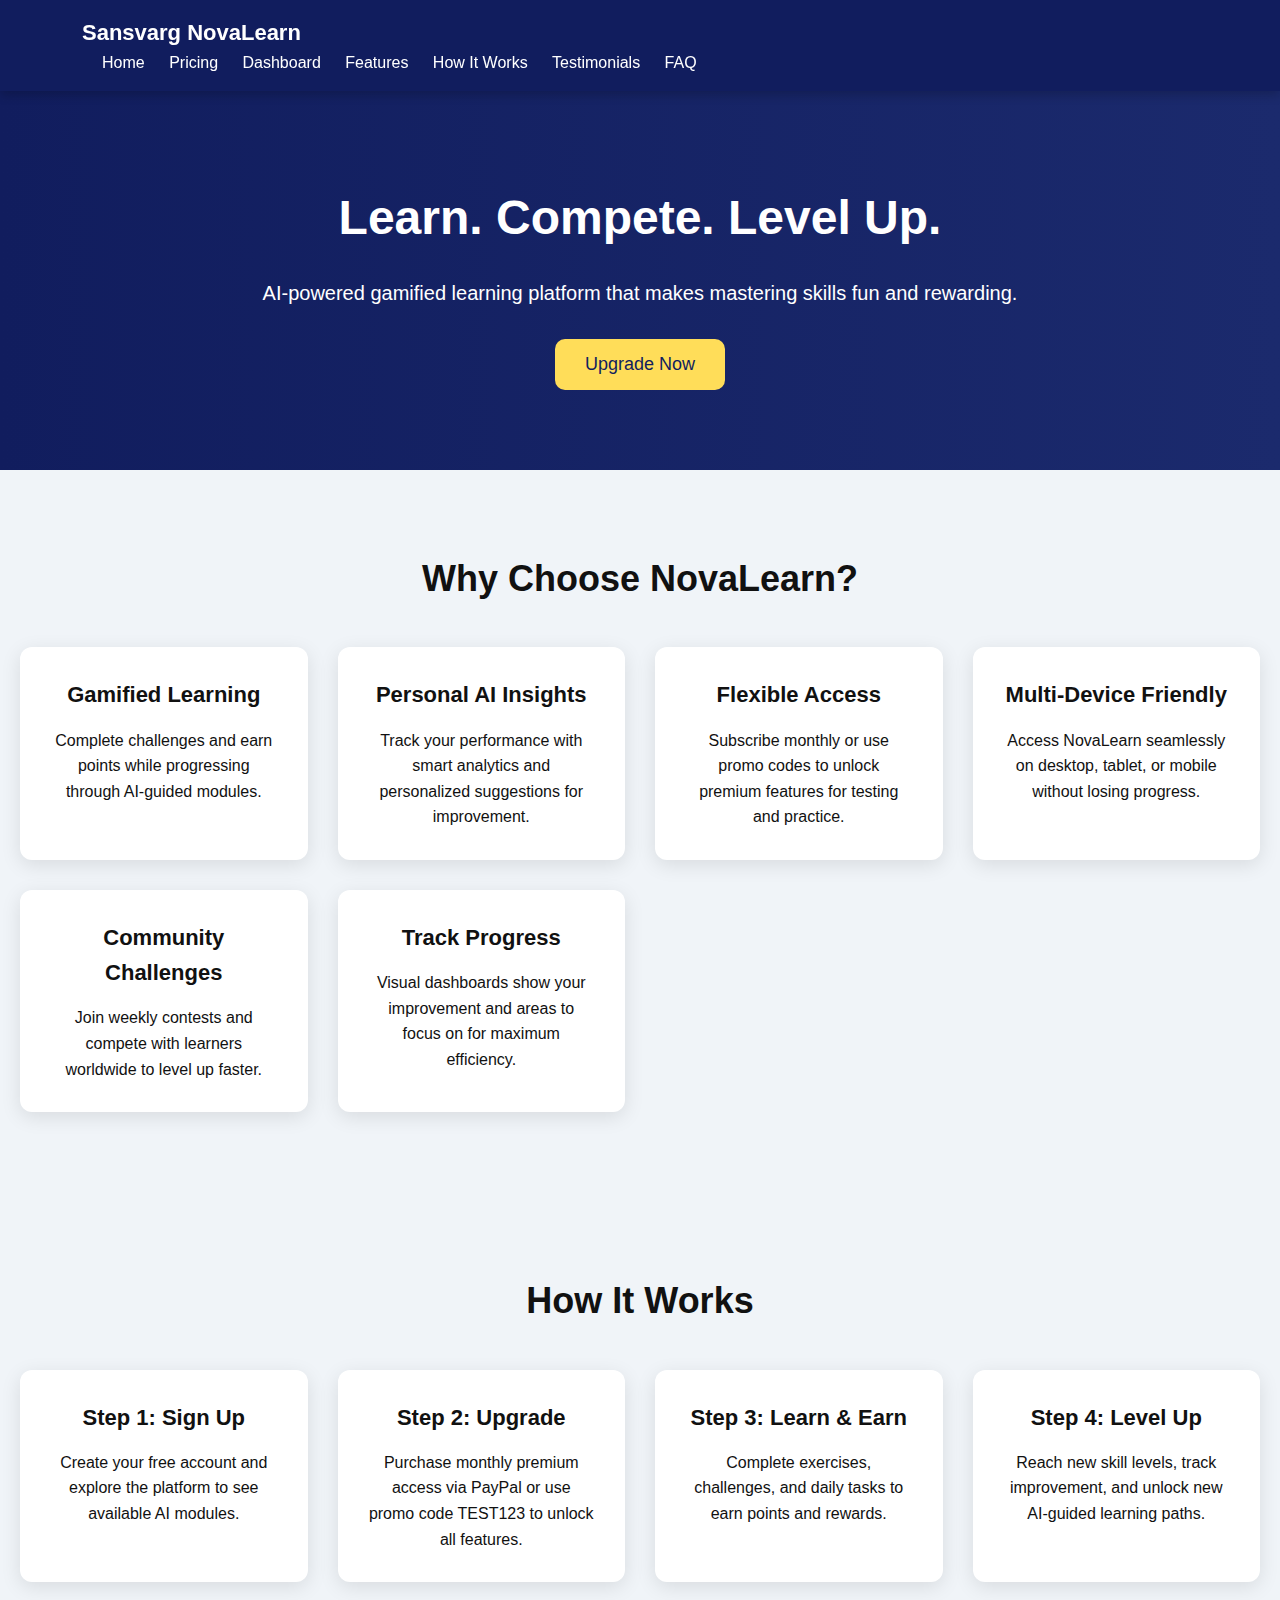
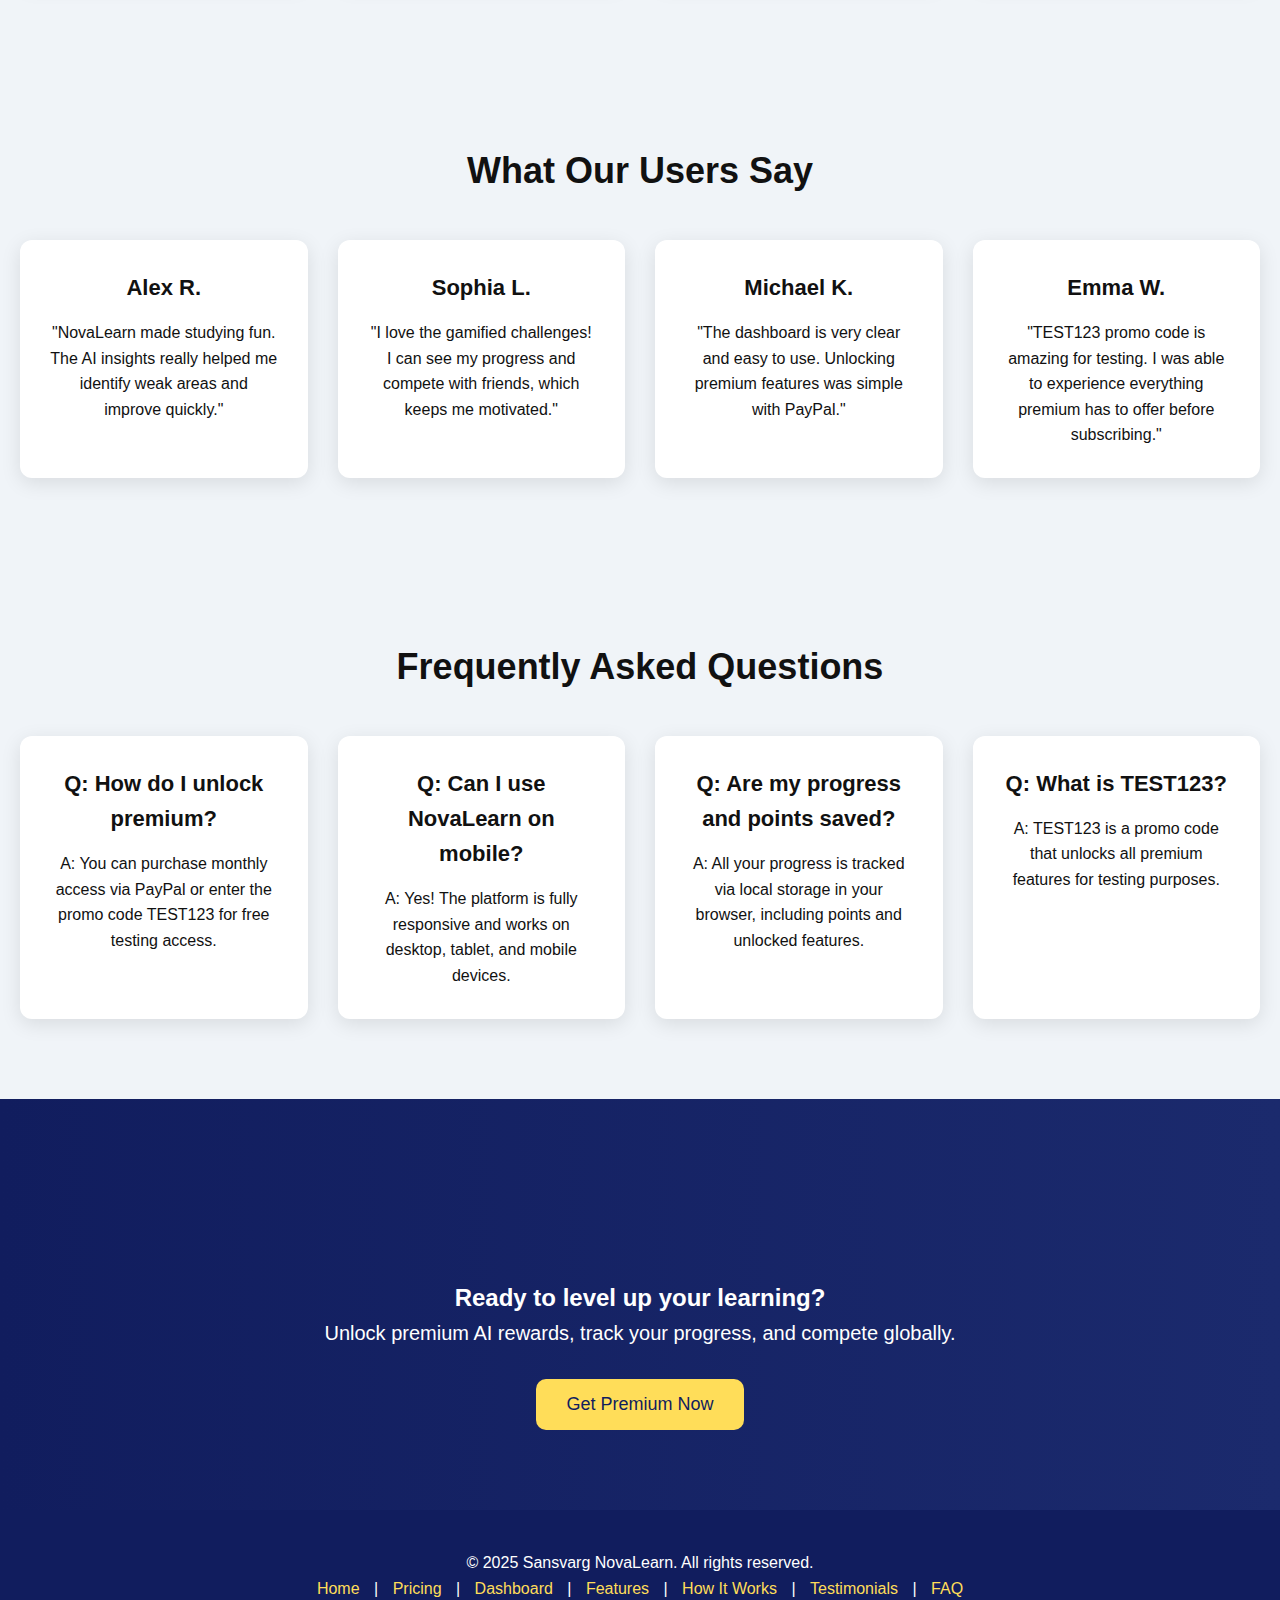
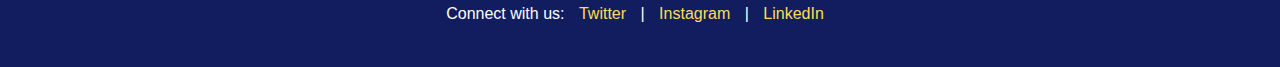
<file: index.html>
<!DOCTYPE html>
<html lang="en">
<head>
    <meta charset="UTF-8">
    <meta name="viewport" content="width=device-width, initial-scale=1.0">
    <title>Sansvarg NovaLearn</title>
    <link rel="stylesheet" href="style.css">
</head>
<body>

    <!-- ================= NAVBAR ================= -->
    <nav class="navbar">
        <div class="container">
            <span class="brand">Sansvarg NovaLearn</span>
            <div class="nav-links">
                <a href="index.html">Home</a>
                <a href="pricing.html">Pricing</a>
                <a href="dashboard.html">Dashboard</a>
                <a href="#features">Features</a>
                <a href="#how-it-works">How It Works</a>
                <a href="#testimonials">Testimonials</a>
                <a href="#faq">FAQ</a>
            </div>
        </div>
    </nav>

    <!-- ================= HERO SECTION ================= -->
    <section class="hero">
        <h1>Learn. Compete. Level Up.</h1>
        <p>AI-powered gamified learning platform that makes mastering skills fun and rewarding.</p>
        <a href="pricing.html"><button class="btn">Upgrade Now</button></a>
    </section>

    <!-- ================= FEATURES ================= -->
    <section class="features" id="features">
        <h2>Why Choose NovaLearn?</h2>
        <div class="features-grid">
            <div class="feature-card">
                <h3>Gamified Learning</h3>
                <p>Complete challenges and earn points while progressing through AI-guided modules.</p>
            </div>
            <div class="feature-card">
                <h3>Personal AI Insights</h3>
                <p>Track your performance with smart analytics and personalized suggestions for improvement.</p>
            </div>
            <div class="feature-card">
                <h3>Flexible Access</h3>
                <p>Subscribe monthly or use promo codes to unlock premium features for testing and practice.</p>
            </div>
            <div class="feature-card">
                <h3>Multi-Device Friendly</h3>
                <p>Access NovaLearn seamlessly on desktop, tablet, or mobile without losing progress.</p>
            </div>
            <div class="feature-card">
                <h3>Community Challenges</h3>
                <p>Join weekly contests and compete with learners worldwide to level up faster.</p>
            </div>
            <div class="feature-card">
                <h3>Track Progress</h3>
                <p>Visual dashboards show your improvement and areas to focus on for maximum efficiency.</p>
            </div>
        </div>
    </section>

    <!-- ================= HOW IT WORKS ================= -->
    <section class="features" id="how-it-works">
        <h2>How It Works</h2>
        <div class="features-grid">
            <div class="feature-card">
                <h3>Step 1: Sign Up</h3>
                <p>Create your free account and explore the platform to see available AI modules.</p>
            </div>
            <div class="feature-card">
                <h3>Step 2: Upgrade</h3>
                <p>Purchase monthly premium access via PayPal or use promo code TEST123 to unlock all features.</p>
            </div>
            <div class="feature-card">
                <h3>Step 3: Learn & Earn</h3>
                <p>Complete exercises, challenges, and daily tasks to earn points and rewards.</p>
            </div>
            <div class="feature-card">
                <h3>Step 4: Level Up</h3>
                <p>Reach new skill levels, track improvement, and unlock new AI-guided learning paths.</p>
            </div>
        </div>
    </section>

    <!-- ================= TESTIMONIALS ================= -->
    <section class="features" id="testimonials">
        <h2>What Our Users Say</h2>
        <div class="features-grid">
            <div class="feature-card">
                <h3>Alex R.</h3>
                <p>"NovaLearn made studying fun. The AI insights really helped me identify weak areas and improve quickly."</p>
            </div>
            <div class="feature-card">
                <h3>Sophia L.</h3>
                <p>"I love the gamified challenges! I can see my progress and compete with friends, which keeps me motivated."</p>
            </div>
            <div class="feature-card">
                <h3>Michael K.</h3>
                <p>"The dashboard is very clear and easy to use. Unlocking premium features was simple with PayPal."</p>
            </div>
            <div class="feature-card">
                <h3>Emma W.</h3>
                <p>"TEST123 promo code is amazing for testing. I was able to experience everything premium has to offer before subscribing."</p>
            </div>
        </div>
    </section>

    <!-- ================= FAQ ================= -->
    <section class="features" id="faq">
        <h2>Frequently Asked Questions</h2>
        <div class="features-grid">
            <div class="feature-card">
                <h3>Q: How do I unlock premium?</h3>
                <p>A: You can purchase monthly access via PayPal or enter the promo code TEST123 for free testing access.</p>
            </div>
            <div class="feature-card">
                <h3>Q: Can I use NovaLearn on mobile?</h3>
                <p>A: Yes! The platform is fully responsive and works on desktop, tablet, and mobile devices.</p>
            </div>
            <div class="feature-card">
                <h3>Q: Are my progress and points saved?</h3>
                <p>A: All your progress is tracked via local storage in your browser, including points and unlocked features.</p>
            </div>
            <div class="feature-card">
                <h3>Q: What is TEST123?</h3>
                <p>A: TEST123 is a promo code that unlocks all premium features for testing purposes.</p>
            </div>
        </div>
    </section>

    <!-- ================= CALL TO ACTION ================= -->
    <section class="hero">
        <h2>Ready to level up your learning?</h2>
        <p>Unlock premium AI rewards, track your progress, and compete globally.</p>
        <a href="pricing.html"><button class="btn">Get Premium Now</button></a>
    </section>

    <!-- ================= FOOTER ================= -->
    <footer>
        <p>© 2025 Sansvarg NovaLearn. All rights reserved.</p>
        <p>
            <a href="index.html">Home</a> | 
            <a href="pricing.html">Pricing</a> | 
            <a href="dashboard.html">Dashboard</a> | 
            <a href="#features">Features</a> | 
            <a href="#how-it-works">How It Works</a> | 
            <a href="#testimonials">Testimonials</a> | 
            <a href="#faq">FAQ</a>
        </p>
        <p>
            Connect with us: 
            <a href="#">Twitter</a> | 
            <a href="#">Instagram</a> | 
            <a href="#">LinkedIn</a>
        </p>
    </footer>

</body>
</html>
</file>
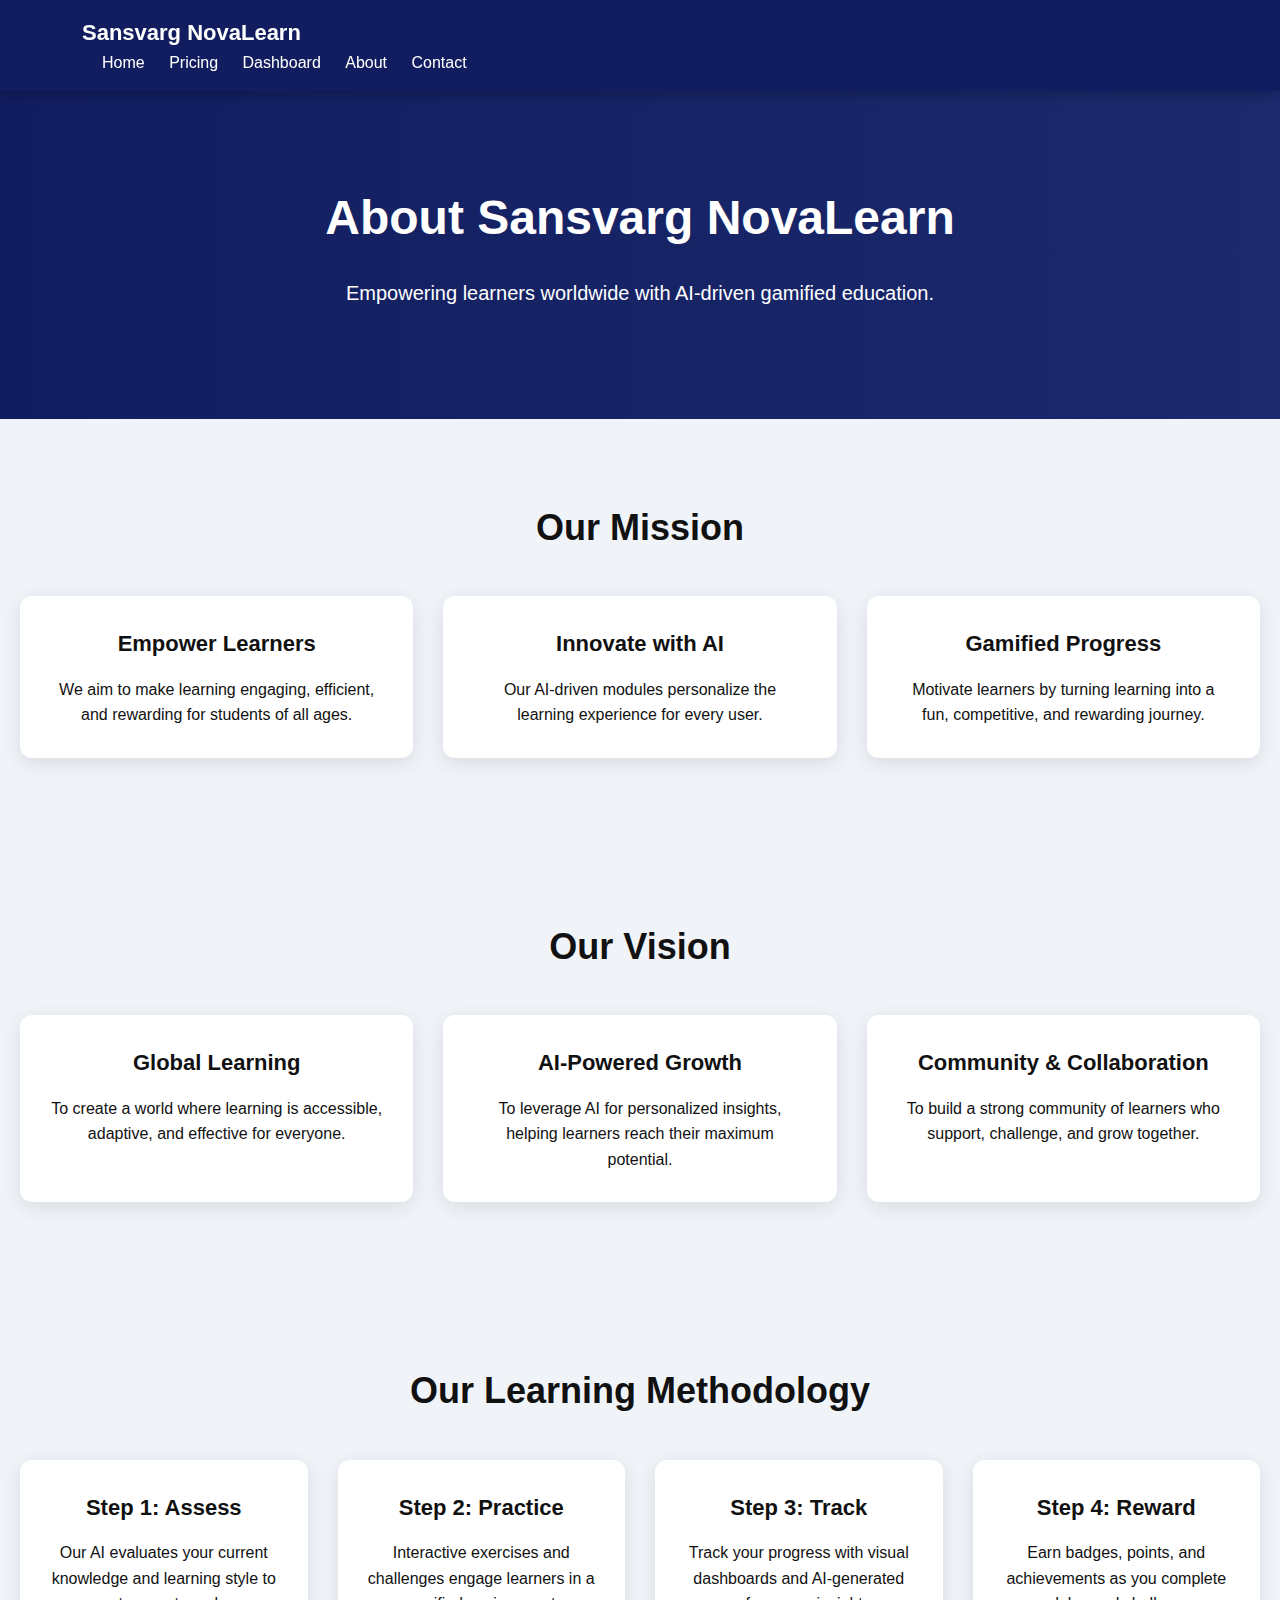
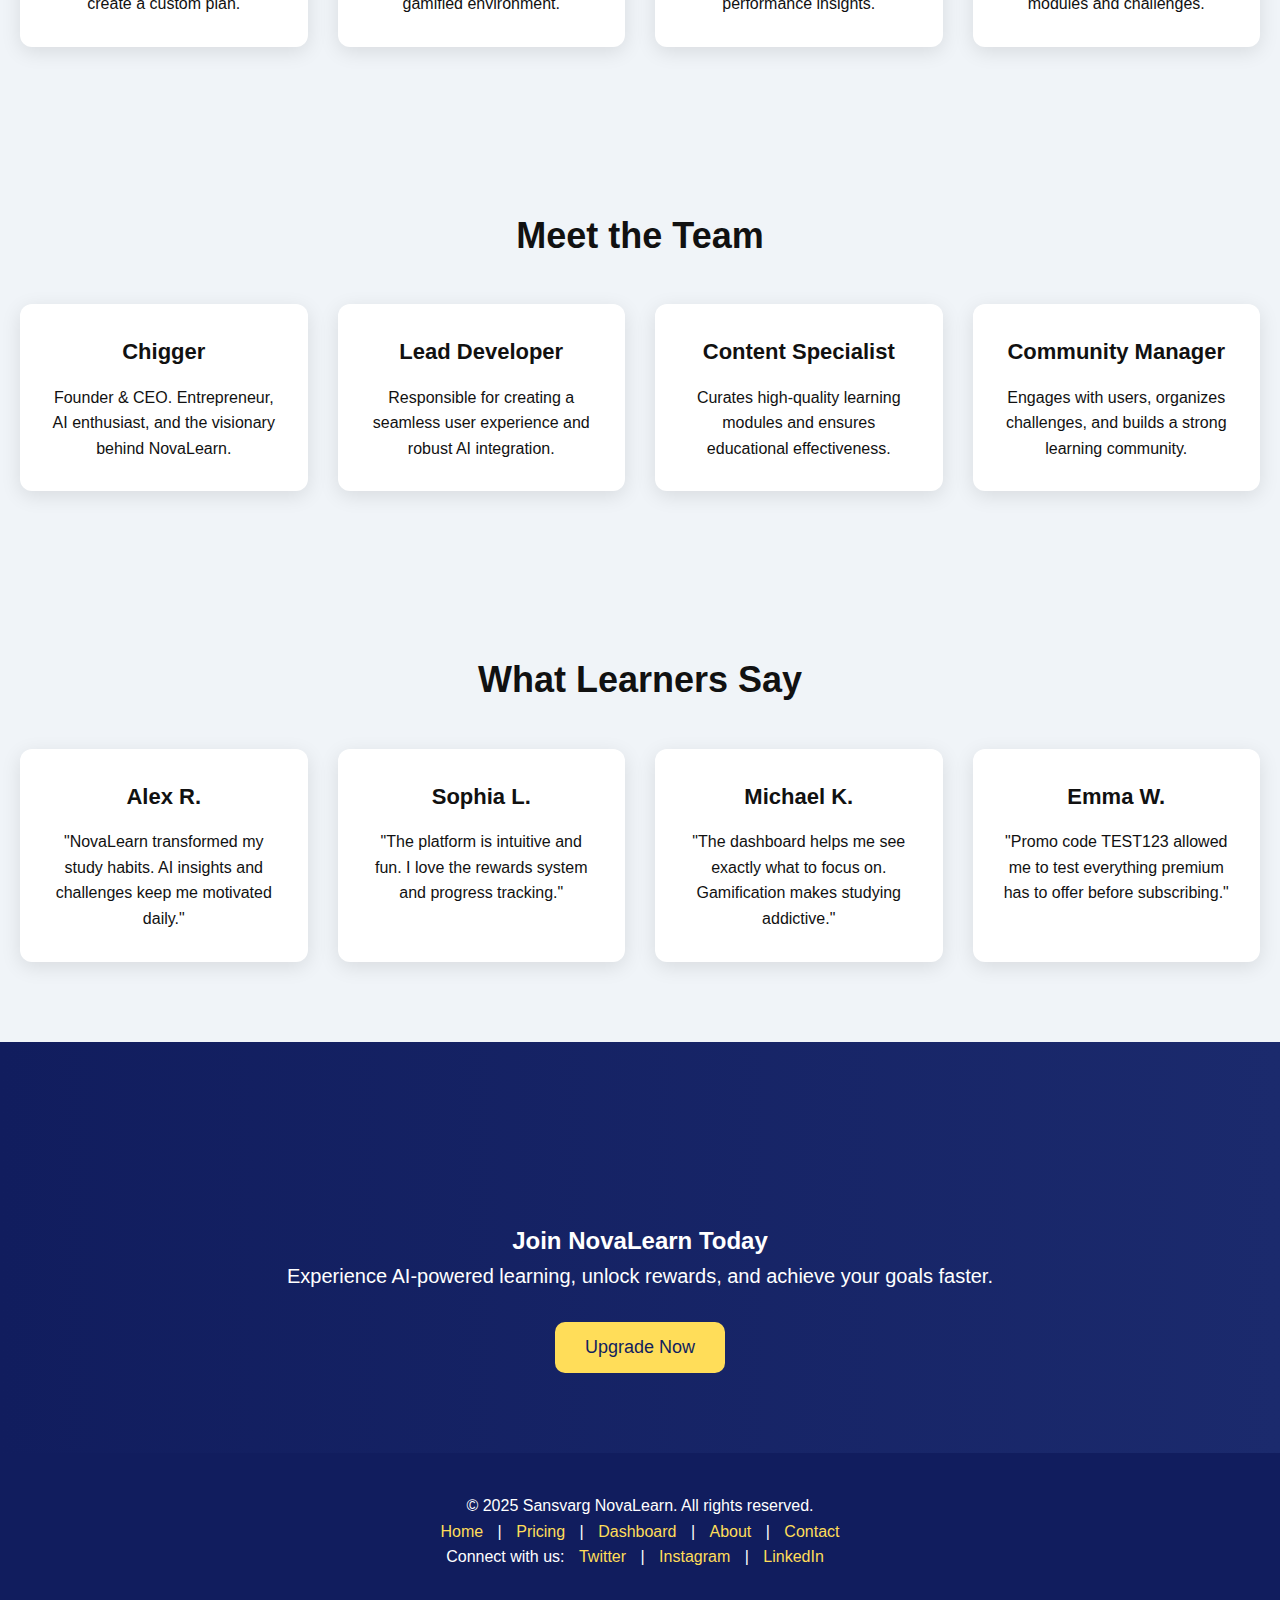
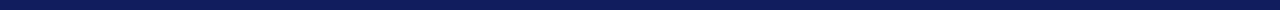
<file: about.html>
<!DOCTYPE html>
<html lang="en">
<head>
    <meta charset="UTF-8">
    <meta name="viewport" content="width=device-width, initial-scale=1.0">
    <title>About - Sansvarg NovaLearn</title>
    <link rel="stylesheet" href="style.css">
</head>
<body>

    <!-- ================= NAVBAR ================= -->
    <nav class="navbar">
        <div class="container">
            <span class="brand">Sansvarg NovaLearn</span>
            <div class="nav-links">
                <a href="index.html">Home</a>
                <a href="pricing.html">Pricing</a>
                <a href="dashboard.html">Dashboard</a>
                <a href="about.html">About</a>
                <a href="contact.html">Contact</a>
            </div>
        </div>
    </nav>

    <!-- ================= HERO ================= -->
    <section class="hero">
        <h1>About Sansvarg NovaLearn</h1>
        <p>Empowering learners worldwide with AI-driven gamified education.</p>
    </section>

    <!-- ================= MISSION ================= -->
    <section class="features">
        <h2>Our Mission</h2>
        <div class="features-grid">
            <div class="feature-card">
                <h3>Empower Learners</h3>
                <p>We aim to make learning engaging, efficient, and rewarding for students of all ages.</p>
            </div>
            <div class="feature-card">
                <h3>Innovate with AI</h3>
                <p>Our AI-driven modules personalize the learning experience for every user.</p>
            </div>
            <div class="feature-card">
                <h3>Gamified Progress</h3>
                <p>Motivate learners by turning learning into a fun, competitive, and rewarding journey.</p>
            </div>
        </div>
    </section>

    <!-- ================= VISION ================= -->
    <section class="features">
        <h2>Our Vision</h2>
        <div class="features-grid">
            <div class="feature-card">
                <h3>Global Learning</h3>
                <p>To create a world where learning is accessible, adaptive, and effective for everyone.</p>
            </div>
            <div class="feature-card">
                <h3>AI-Powered Growth</h3>
                <p>To leverage AI for personalized insights, helping learners reach their maximum potential.</p>
            </div>
            <div class="feature-card">
                <h3>Community & Collaboration</h3>
                <p>To build a strong community of learners who support, challenge, and grow together.</p>
            </div>
        </div>
    </section>

    <!-- ================= LEARNING METHODOLOGY ================= -->
    <section class="features">
        <h2>Our Learning Methodology</h2>
        <div class="features-grid">
            <div class="feature-card">
                <h3>Step 1: Assess</h3>
                <p>Our AI evaluates your current knowledge and learning style to create a custom plan.</p>
            </div>
            <div class="feature-card">
                <h3>Step 2: Practice</h3>
                <p>Interactive exercises and challenges engage learners in a gamified environment.</p>
            </div>
            <div class="feature-card">
                <h3>Step 3: Track</h3>
                <p>Track your progress with visual dashboards and AI-generated performance insights.</p>
            </div>
            <div class="feature-card">
                <h3>Step 4: Reward</h3>
                <p>Earn badges, points, and achievements as you complete modules and challenges.</p>
            </div>
        </div>
    </section>

    <!-- ================= TEAM ================= -->
    <section class="features">
        <h2>Meet the Team</h2>
        <div class="features-grid">
            <div class="feature-card">
                <h3>Chigger</h3>
                <p>Founder & CEO. Entrepreneur, AI enthusiast, and the visionary behind NovaLearn.</p>
            </div>
            <div class="feature-card">
                <h3>Lead Developer</h3>
                <p>Responsible for creating a seamless user experience and robust AI integration.</p>
            </div>
            <div class="feature-card">
                <h3>Content Specialist</h3>
                <p>Curates high-quality learning modules and ensures educational effectiveness.</p>
            </div>
            <div class="feature-card">
                <h3>Community Manager</h3>
                <p>Engages with users, organizes challenges, and builds a strong learning community.</p>
            </div>
        </div>
    </section>

    <!-- ================= TESTIMONIALS ================= -->
    <section class="features" id="testimonials">
        <h2>What Learners Say</h2>
        <div class="features-grid">
            <div class="feature-card">
                <h3>Alex R.</h3>
                <p>"NovaLearn transformed my study habits. AI insights and challenges keep me motivated daily."</p>
            </div>
            <div class="feature-card">
                <h3>Sophia L.</h3>
                <p>"The platform is intuitive and fun. I love the rewards system and progress tracking."</p>
            </div>
            <div class="feature-card">
                <h3>Michael K.</h3>
                <p>"The dashboard helps me see exactly what to focus on. Gamification makes studying addictive."</p>
            </div>
            <div class="feature-card">
                <h3>Emma W.</h3>
                <p>"Promo code TEST123 allowed me to test everything premium has to offer before subscribing."</p>
            </div>
        </div>
    </section>

    <!-- ================= CTA ================= -->
    <section class="hero">
        <h2>Join NovaLearn Today</h2>
        <p>Experience AI-powered learning, unlock rewards, and achieve your goals faster.</p>
        <a href="pricing.html"><button class="btn">Upgrade Now</button></a>
    </section>

    <!-- ================= FOOTER ================= -->
    <footer>
        <p>© 2025 Sansvarg NovaLearn. All rights reserved.</p>
        <p>
            <a href="index.html">Home</a> | 
            <a href="pricing.html">Pricing</a> | 
            <a href="dashboard.html">Dashboard</a> | 
            <a href="about.html">About</a> | 
            <a href="contact.html">Contact</a>
        </p>
        <p>
            Connect with us: 
            <a href="#">Twitter</a> | 
            <a href="#">Instagram</a> | 
            <a href="#">LinkedIn</a>
        </p>
    </footer>

</body>
</html>
</file>
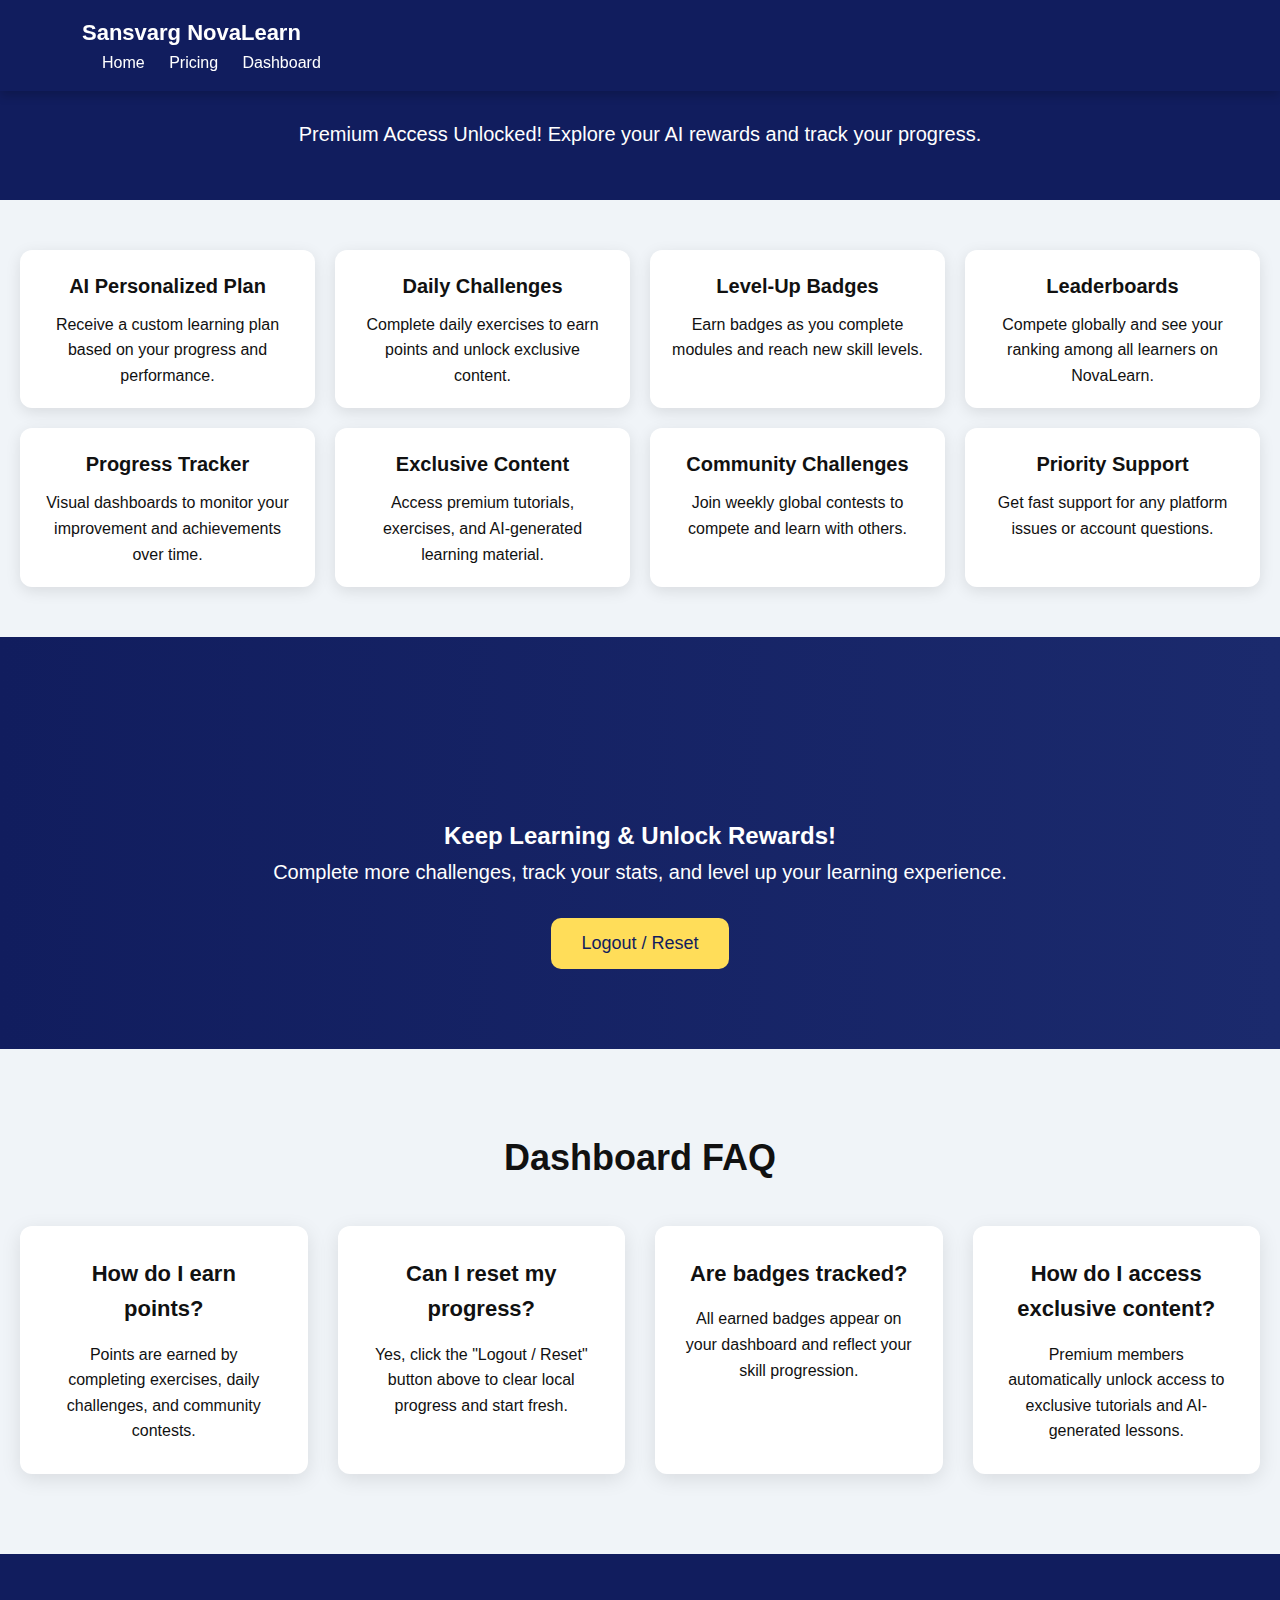
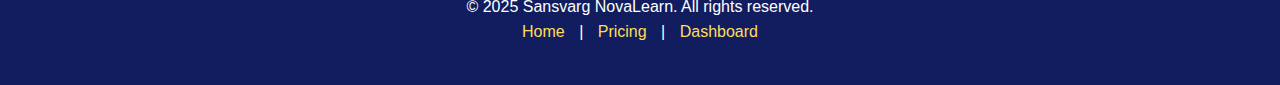
<file: dashboard.html>
<!DOCTYPE html>
<html lang="en">
<head>
    <meta charset="UTF-8">
    <meta name="viewport" content="width=device-width, initial-scale=1.0">
    <title>NovaLearn Dashboard</title>
    <link rel="stylesheet" href="style.css">
</head>
<body>

    <!-- ================= NAVBAR ================= -->
    <nav class="navbar">
        <div class="container">
            <span class="brand">Sansvarg NovaLearn</span>
            <div class="nav-links">
                <a href="index.html">Home</a>
                <a href="pricing.html">Pricing</a>
                <a href="dashboard.html">Dashboard</a>
            </div>
        </div>
    </nav>

    <!-- ================= DASHBOARD HERO ================= -->
    <section class="dashboard-banner">
        <h1>Welcome to Your Dashboard</h1>
        <p>Premium Access Unlocked! Explore your AI rewards and track your progress.</p>
    </section>

    <!-- ================= REWARDS GRID ================= -->
    <section class="dashboard-grid">
        <div class="reward-card">
            <h3>AI Personalized Plan</h3>
            <p>Receive a custom learning plan based on your progress and performance.</p>
        </div>
        <div class="reward-card">
            <h3>Daily Challenges</h3>
            <p>Complete daily exercises to earn points and unlock exclusive content.</p>
        </div>
        <div class="reward-card">
            <h3>Level-Up Badges</h3>
            <p>Earn badges as you complete modules and reach new skill levels.</p>
        </div>
        <div class="reward-card">
            <h3>Leaderboards</h3>
            <p>Compete globally and see your ranking among all learners on NovaLearn.</p>
        </div>
        <div class="reward-card">
            <h3>Progress Tracker</h3>
            <p>Visual dashboards to monitor your improvement and achievements over time.</p>
        </div>
        <div class="reward-card">
            <h3>Exclusive Content</h3>
            <p>Access premium tutorials, exercises, and AI-generated learning material.</p>
        </div>
        <div class="reward-card">
            <h3>Community Challenges</h3>
            <p>Join weekly global contests to compete and learn with others.</p>
        </div>
        <div class="reward-card">
            <h3>Priority Support</h3>
            <p>Get fast support for any platform issues or account questions.</p>
        </div>
    </section>

    <!-- ================= DASHBOARD CTA ================= -->
    <section class="hero">
        <h2>Keep Learning & Unlock Rewards!</h2>
        <p>Complete more challenges, track your stats, and level up your learning experience.</p>
        <button class="btn" id="logoutBtn">Logout / Reset</button>
    </section>

    <!-- ================= FAQ ================= -->
    <section class="features">
        <h2>Dashboard FAQ</h2>
        <div class="features-grid">
            <div class="feature-card">
                <h3>How do I earn points?</h3>
                <p>Points are earned by completing exercises, daily challenges, and community contests.</p>
            </div>
            <div class="feature-card">
                <h3>Can I reset my progress?</h3>
                <p>Yes, click the "Logout / Reset" button above to clear local progress and start fresh.</p>
            </div>
            <div class="feature-card">
                <h3>Are badges tracked?</h3>
                <p>All earned badges appear on your dashboard and reflect your skill progression.</p>
            </div>
            <div class="feature-card">
                <h3>How do I access exclusive content?</h3>
                <p>Premium members automatically unlock access to exclusive tutorials and AI-generated lessons.</p>
            </div>
        </div>
    </section>

    <!-- ================= FOOTER ================= -->
    <footer>
        <p>© 2025 Sansvarg NovaLearn. All rights reserved.</p>
        <p>
            <a href="index.html">Home</a> | 
            <a href="pricing.html">Pricing</a> | 
            <a href="dashboard.html">Dashboard</a>
        </p>
    </footer>

    <!-- ================= DASHBOARD SCRIPT ================= -->
    <script>
        // Simple logout/reset button functionality
        const logoutBtn = document.getElementById('logoutBtn');
        logoutBtn.addEventListener('click', () => {
            if(confirm("Do you want to logout and reset progress?")) {
                localStorage.clear();
                alert("Progress cleared! Redirecting to homepage.");
                window.location.href = 'index.html';
            }
        });
    </script>

</body>
</html>
</file>
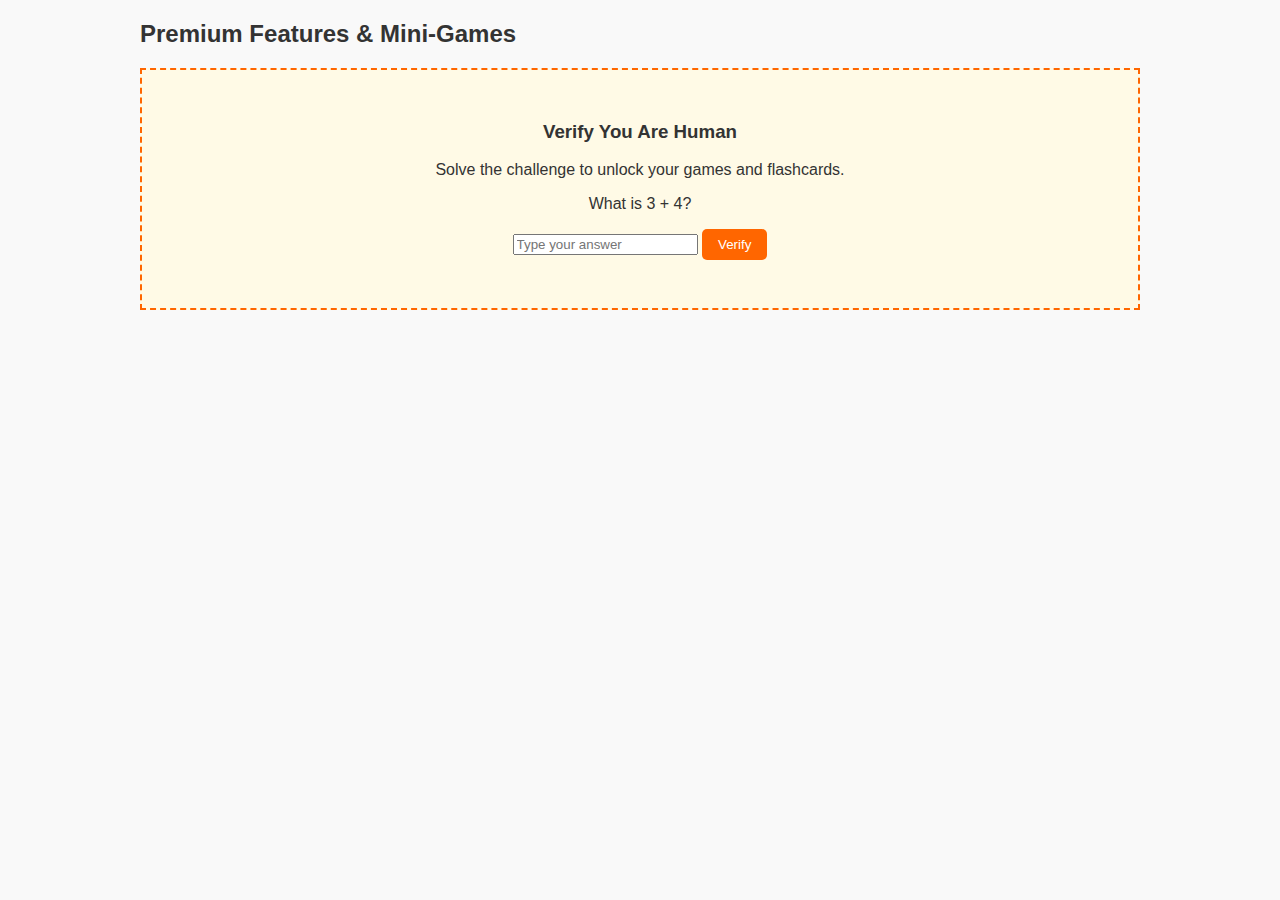
<file: NovaLearn_Features_Games.html>
<!DOCTYPE html>
<html lang="en">
<head>
<meta charset="UTF-8">
<meta name="viewport" content="width=device-width, initial-scale=1.0">
<title>NovaLearn Features & Games</title>
<style>
body {font-family:Arial,sans-serif;background:#f9f9f9;margin:0;color:#333;}
.container{width:90%;max-width:1000px;margin:auto;}
.features-grid{display:grid;grid-template-columns:repeat(auto-fit,minmax(250px,1fr));gap:1.5rem;margin-bottom:2rem;}
.feature-card,.game-card,.flashcard{background:#fff;padding:1rem;border-radius:8px;box-shadow:0 0 8px rgba(0,0,0,0.1);text-align:center;}
.flashcards{display:flex;flex-wrap:wrap;gap:1rem;margin-top:1rem;}
.flashcard{cursor:pointer;flex:1 1 200px;}
.flashcard-answer{display:none;color:#ff6600;font-weight:bold;margin-top:0.5rem;}
#human-verify{display:none;padding:2rem;background:#fffae6;border:2px dashed #ff6600;text-align:center;margin-bottom:2rem;}
#dashboard{display:none;padding:2rem;background:#e6f7ff;border-radius:8px;}
.btn{padding:0.5rem 1rem;background:#ff6600;color:#fff;border:none;border-radius:5px;cursor:pointer;}
.btn:hover{background:#e65500;}
</style>
</head>
<body>
<div class="container">

<h2>Premium Features & Mini-Games</h2>

<!-- HUMAN VERIFICATION -->
<section id="human-verify">
  <h3>Verify You Are Human</h3>
  <p>Solve the challenge to unlock your games and flashcards.</p>
  <p id="challenge-text"></p>
  <input type="text" id="challenge-answer" placeholder="Type your answer"/>
  <button id="verifyBtn" class="btn">Verify</button>
  <p id="verify-msg" style="color:red;"></p>
</section>

<!-- DASHBOARD -->
<section id="dashboard">
  <h3>Mini-Games</h3>
  <div class="features-grid">
    <div class="game-card">
      <h4>Math Puzzle</h4>
      <p>Solve random addition problems.</p>
    </div>
    <div class="game-card">
      <h4>Word Scramble</h4>
      <p>Unscramble letters to form words.</p>
    </div>
    <div class="game-card">
      <h4>Click Challenge</h4>
      <p>Click the moving button fast!</p>
      <button id="clickBtn" class="btn">Click Me!</button>
      <p>Score: <span id="clickScore">0</span></p>
    </div>
  </div>

  <h3>Flashcards (Premium)</h3>
  <div class="flashcards">
    <div class="flashcard">
      <p>What is the capital of France?</p>
      <p class="flashcard-answer">Paris</p>
    </div>
    <div class="flashcard">
      <p>2 + 3 = ?</p>
      <p class="flashcard-answer">5</p>
    </div>
    <div class="flashcard">
      <p>HTML stands for?</p>
      <p class="flashcard-answer">HyperText Markup Language</p>
    </div>
  </div>
</section>

</div>

<script>
// ===== HUMAN VERIFY =====
let correctAnswer=0;
function generateChallenge(){
  const a=Math.floor(Math.random()*10)+1;
  const b=Math.floor(Math.random()*10)+1;
  correctAnswer=a+b;
  document.getElementById('challenge-text').innerText=`What is ${a} + ${b}?`;
}
function showHumanVerify(){ 
  document.getElementById('human-verify').style.display='block'; 
  generateChallenge(); 
}

document.getElementById('verifyBtn').addEventListener('click',()=>{
  const userAnswer=parseInt(document.getElementById('challenge-answer').value);
  if(userAnswer===correctAnswer){
    document.getElementById('dashboard').style.display='block';
    document.getElementById('human-verify').style.display='none';
  } else {
    document.getElementById('verify-msg').innerText="Incorrect, try again!";
    generateChallenge();
  }
});

// Automatically show human verify for demo
showHumanVerify();

// ===== FLASHCARDS LOGIC =====
document.querySelectorAll('.flashcard').forEach(card=>{
  card.addEventListener('click',()=>{
    const answer=card.querySelector('.flashcard-answer');
    if(answer.style.display==='none'){ answer.style.display='block'; }
    else{ answer.style.display='none'; }
  });
});

// ===== CLICK CHALLENGE =====
let clickScore=0;
document.getElementById('clickBtn').addEventListener('click',()=>{
  clickScore++;
  document.getElementById('clickScore').innerText=clickScore;
});
</script>
</body>
</html>
</file>
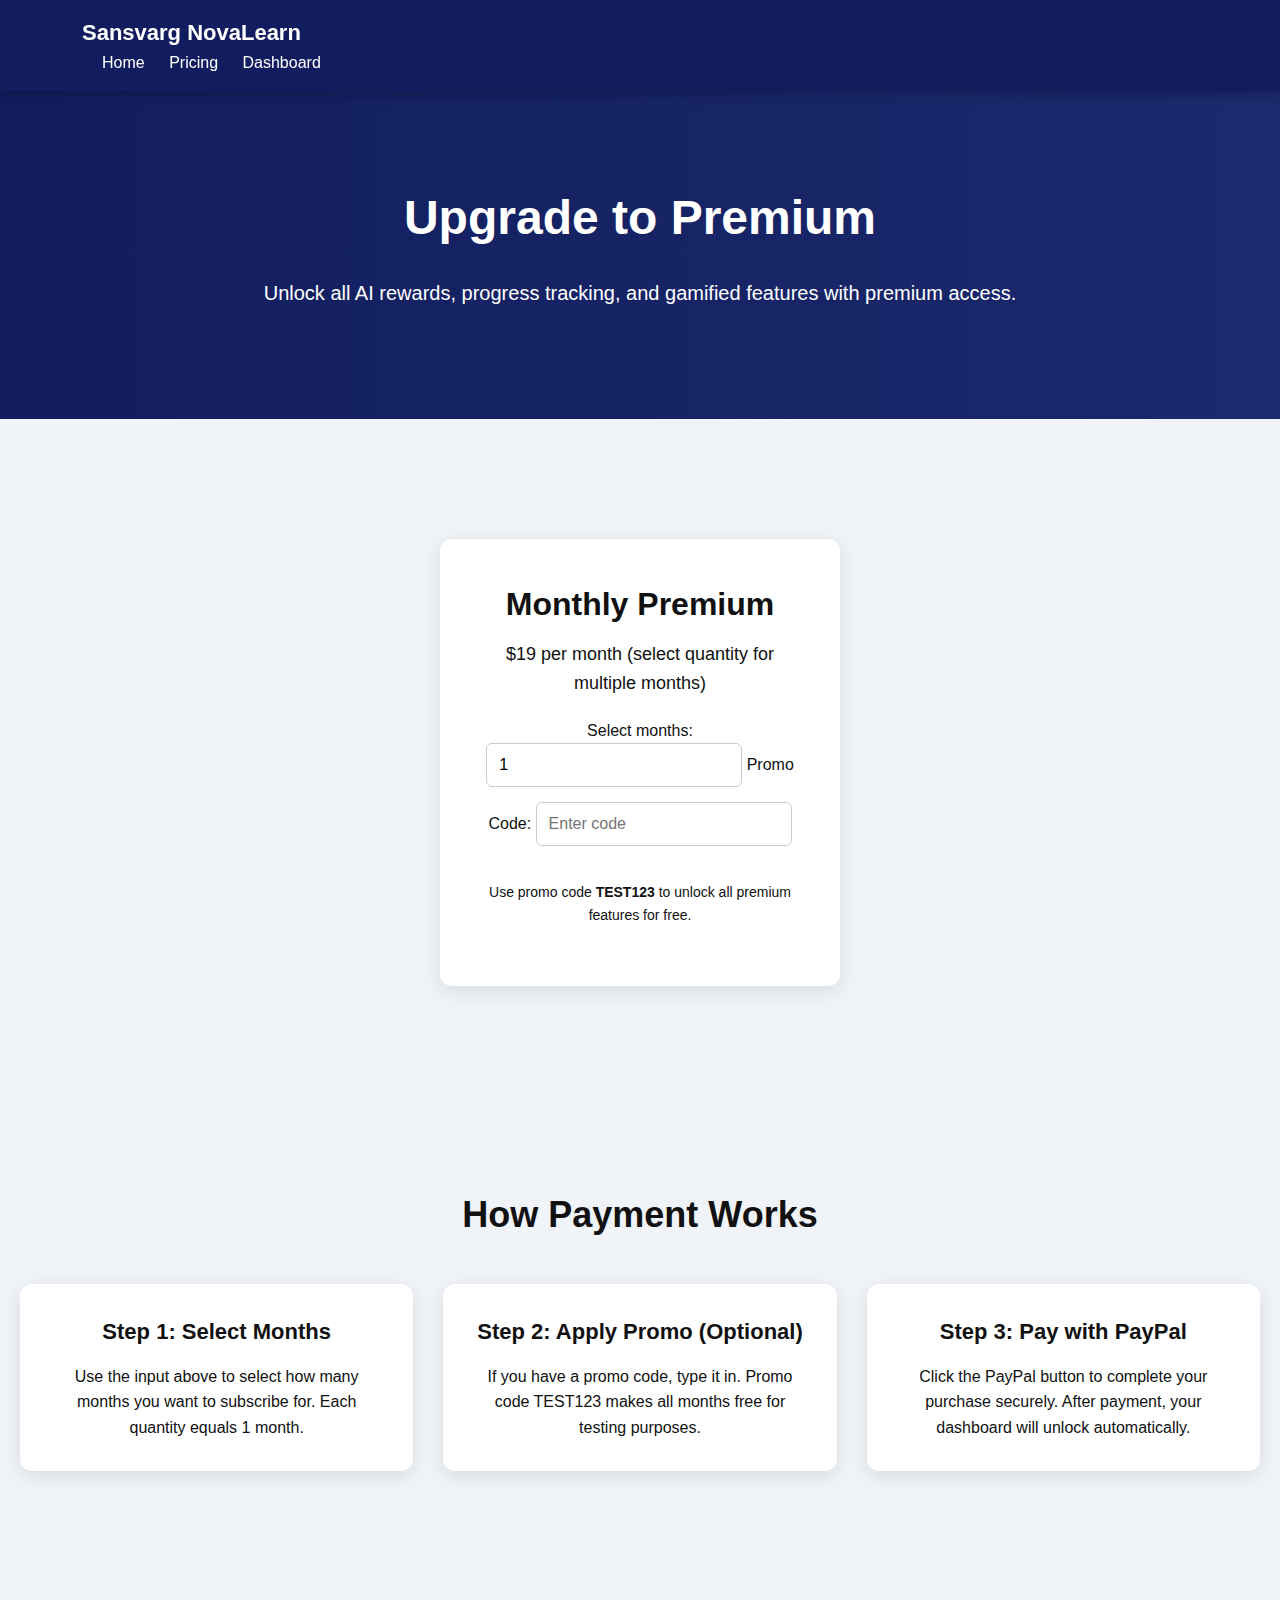
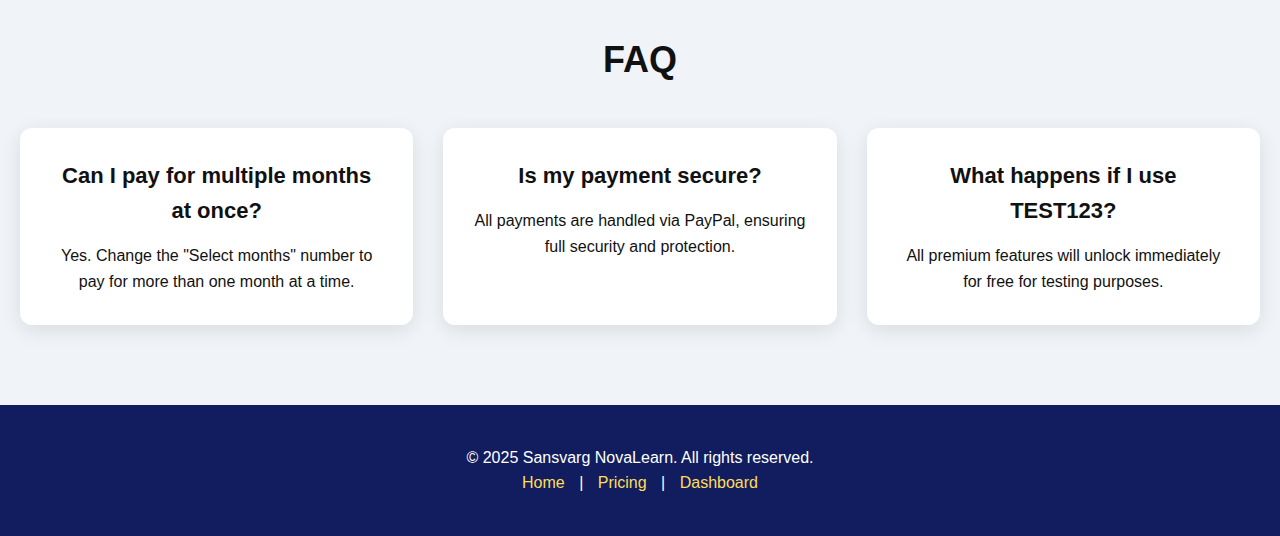
<file: pricing.html>
<!DOCTYPE html>
<html lang="en">
<head>
    <meta charset="UTF-8">
    <meta name="viewport" content="width=device-width, initial-scale=1.0">
    <title>NovaLearn Premium - Pricing</title>
    <link rel="stylesheet" href="style.css">

    <!-- ================= PAYPAL SDK ================= -->
    <script src="https://www.paypal.com/sdk/js?client-id=BAAkG-FXxYga_FNSogVneiRPidsy1Xyx_5-isM0kwA7ygPTSXyYH3HxxQ9H0RcW_JLdAV25pUyDiR0F4Bw&components=hosted-buttons&disable-funding=venmo&currency=USD"></script>
</head>
<body>

    <!-- ================= NAVBAR ================= -->
    <nav class="navbar">
        <div class="container">
            <span class="brand">Sansvarg NovaLearn</span>
            <div class="nav-links">
                <a href="index.html">Home</a>
                <a href="pricing.html">Pricing</a>
                <a href="dashboard.html">Dashboard</a>
            </div>
        </div>
    </nav>

    <!-- ================= HERO ================= -->
    <section class="hero">
        <h1>Upgrade to Premium</h1>
        <p>Unlock all AI rewards, progress tracking, and gamified features with premium access.</p>
    </section>

    <!-- ================= PRICING CARD ================= -->
    <section class="features">
        <div class="pricing-card">
            <h2>Monthly Premium</h2>
            <p>$19 per month (select quantity for multiple months)</p>

            <label for="months">Select months:</label>
            <input type="number" id="months" min="1" value="1">

            <label for="promo">Promo Code:</label>
            <input type="text" id="promo" placeholder="Enter code">

            <p id="promo-msg" style="color:green; font-weight:bold;"></p>

            <!-- PAYPAL BUTTON CONTAINER -->
            <div id="paypal-container"></div>

            <p style="margin-top:15px; font-size:14px;">
                Use promo code <strong>TEST123</strong> to unlock all premium features for free.
            </p>
        </div>
    </section>

    <!-- ================= HOW TO PAY ================= -->
    <section class="features">
        <h2>How Payment Works</h2>
        <div class="features-grid">
            <div class="feature-card">
                <h3>Step 1: Select Months</h3>
                <p>Use the input above to select how many months you want to subscribe for. Each quantity equals 1 month.</p>
            </div>
            <div class="feature-card">
                <h3>Step 2: Apply Promo (Optional)</h3>
                <p>If you have a promo code, type it in. Promo code TEST123 makes all months free for testing purposes.</p>
            </div>
            <div class="feature-card">
                <h3>Step 3: Pay with PayPal</h3>
                <p>Click the PayPal button to complete your purchase securely. After payment, your dashboard will unlock automatically.</p>
            </div>
        </div>
    </section>

    <!-- ================= FAQ ================= -->
    <section class="features">
        <h2>FAQ</h2>
        <div class="features-grid">
            <div class="feature-card">
                <h3>Can I pay for multiple months at once?</h3>
                <p>Yes. Change the "Select months" number to pay for more than one month at a time.</p>
            </div>
            <div class="feature-card">
                <h3>Is my payment secure?</h3>
                <p>All payments are handled via PayPal, ensuring full security and protection.</p>
            </div>
            <div class="feature-card">
                <h3>What happens if I use TEST123?</h3>
                <p>All premium features will unlock immediately for free for testing purposes.</p>
            </div>
        </div>
    </section>

    <!-- ================= FOOTER ================= -->
    <footer>
        <p>© 2025 Sansvarg NovaLearn. All rights reserved.</p>
        <p>
            <a href="index.html">Home</a> | 
            <a href="pricing.html">Pricing</a> | 
            <a href="dashboard.html">Dashboard</a>
        </p>
    </footer>

    <!-- ================= PAYPAL + PROMO CODE SCRIPT ================= -->
    <script>
        const promoInput = document.getElementById('promo');
        const promoMsg = document.getElementById('promo-msg');
        const monthsInput = document.getElementById('months');

        function applyPromo() {
            if(promoInput.value.toUpperCase() === 'TEST123') {
                promoMsg.textContent = 'Promo code applied! All months are free.';
                return true;
            } else {
                promoMsg.textContent = '';
                return false;
            }
        }

        promoInput.addEventListener('input', applyPromo);

        // Render PayPal Hosted Button
        paypal.HostedButtons({
            hostedButtonId: "PE44VKVGLWKFA",
            onClick: function(data, actions) {
                if(applyPromo()) {
                    alert('Promo code applied! Premium unlocked.');
                    // Here, you could redirect to dashboard
                    window.location.href = 'dashboard.html';
                    return actions.reject();
                }
            }
        }).render('#paypal-container');
    </script>

</body>
</html>
</file>
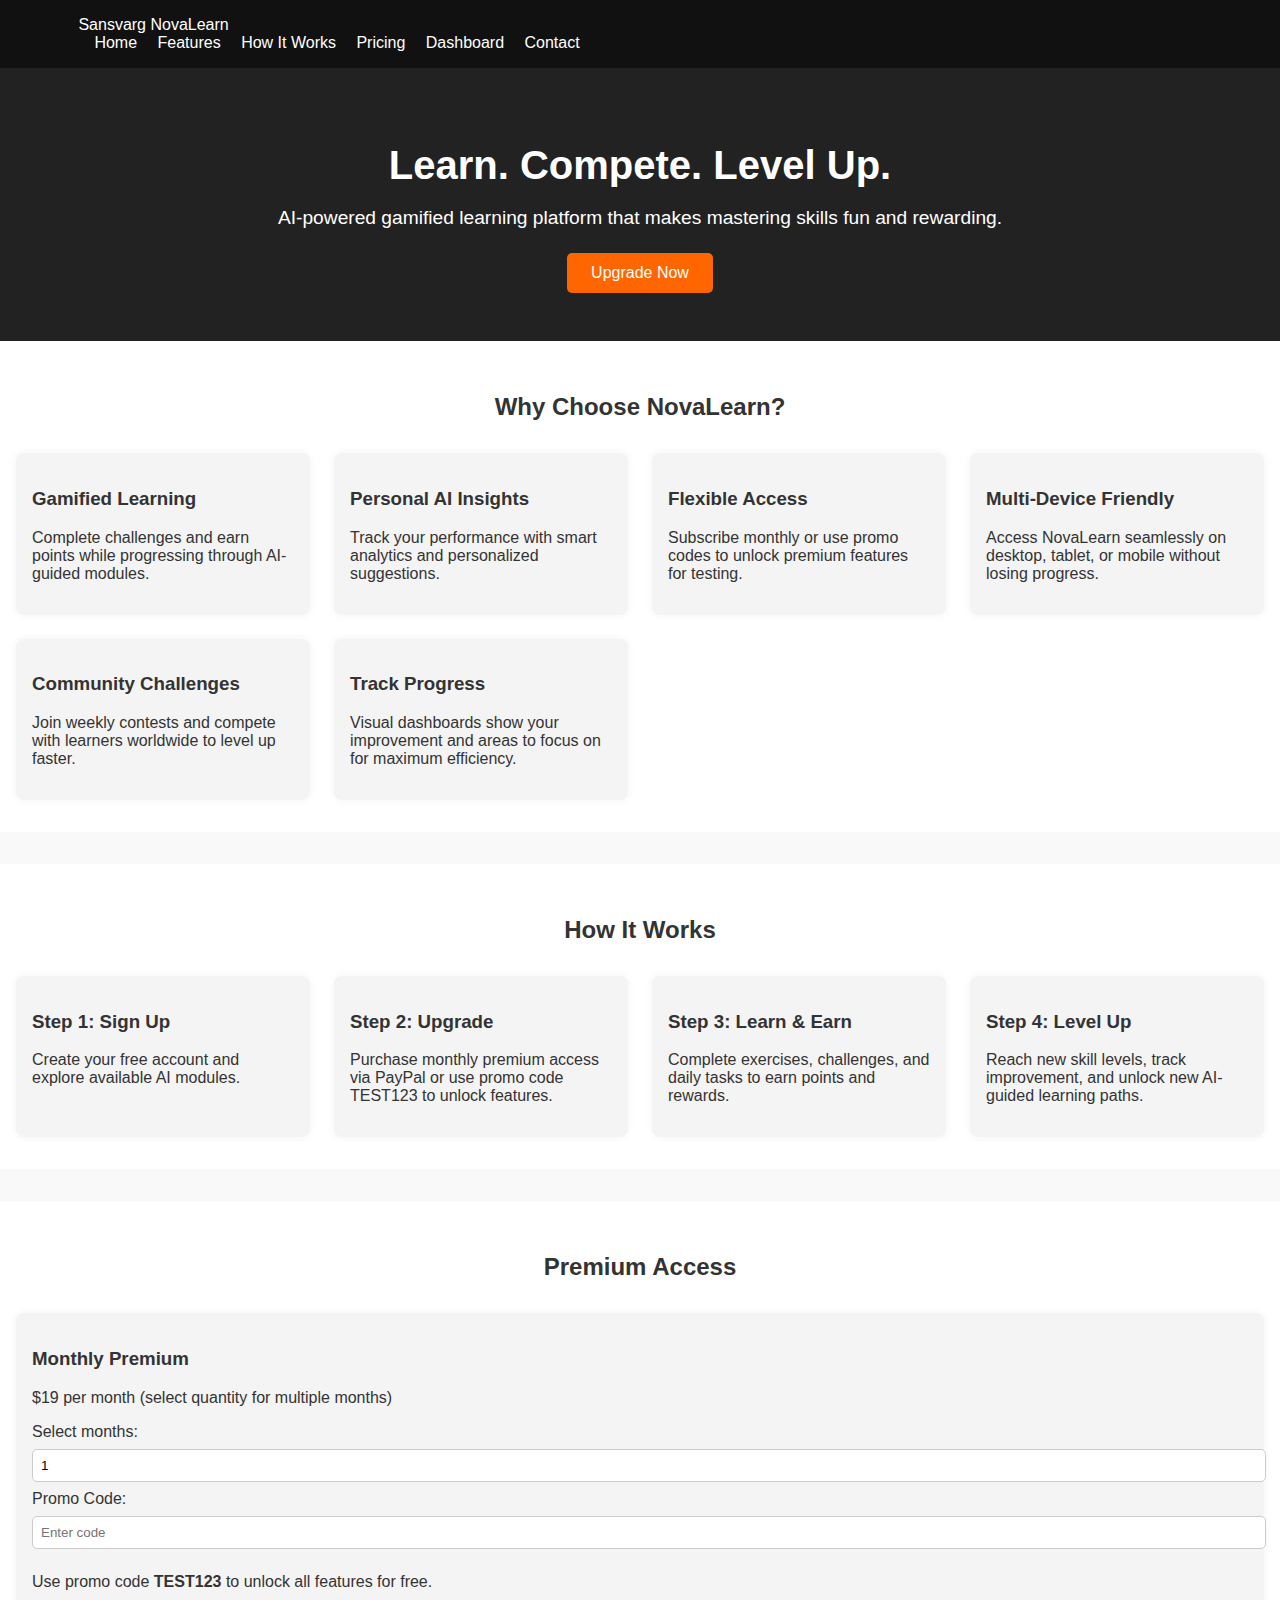
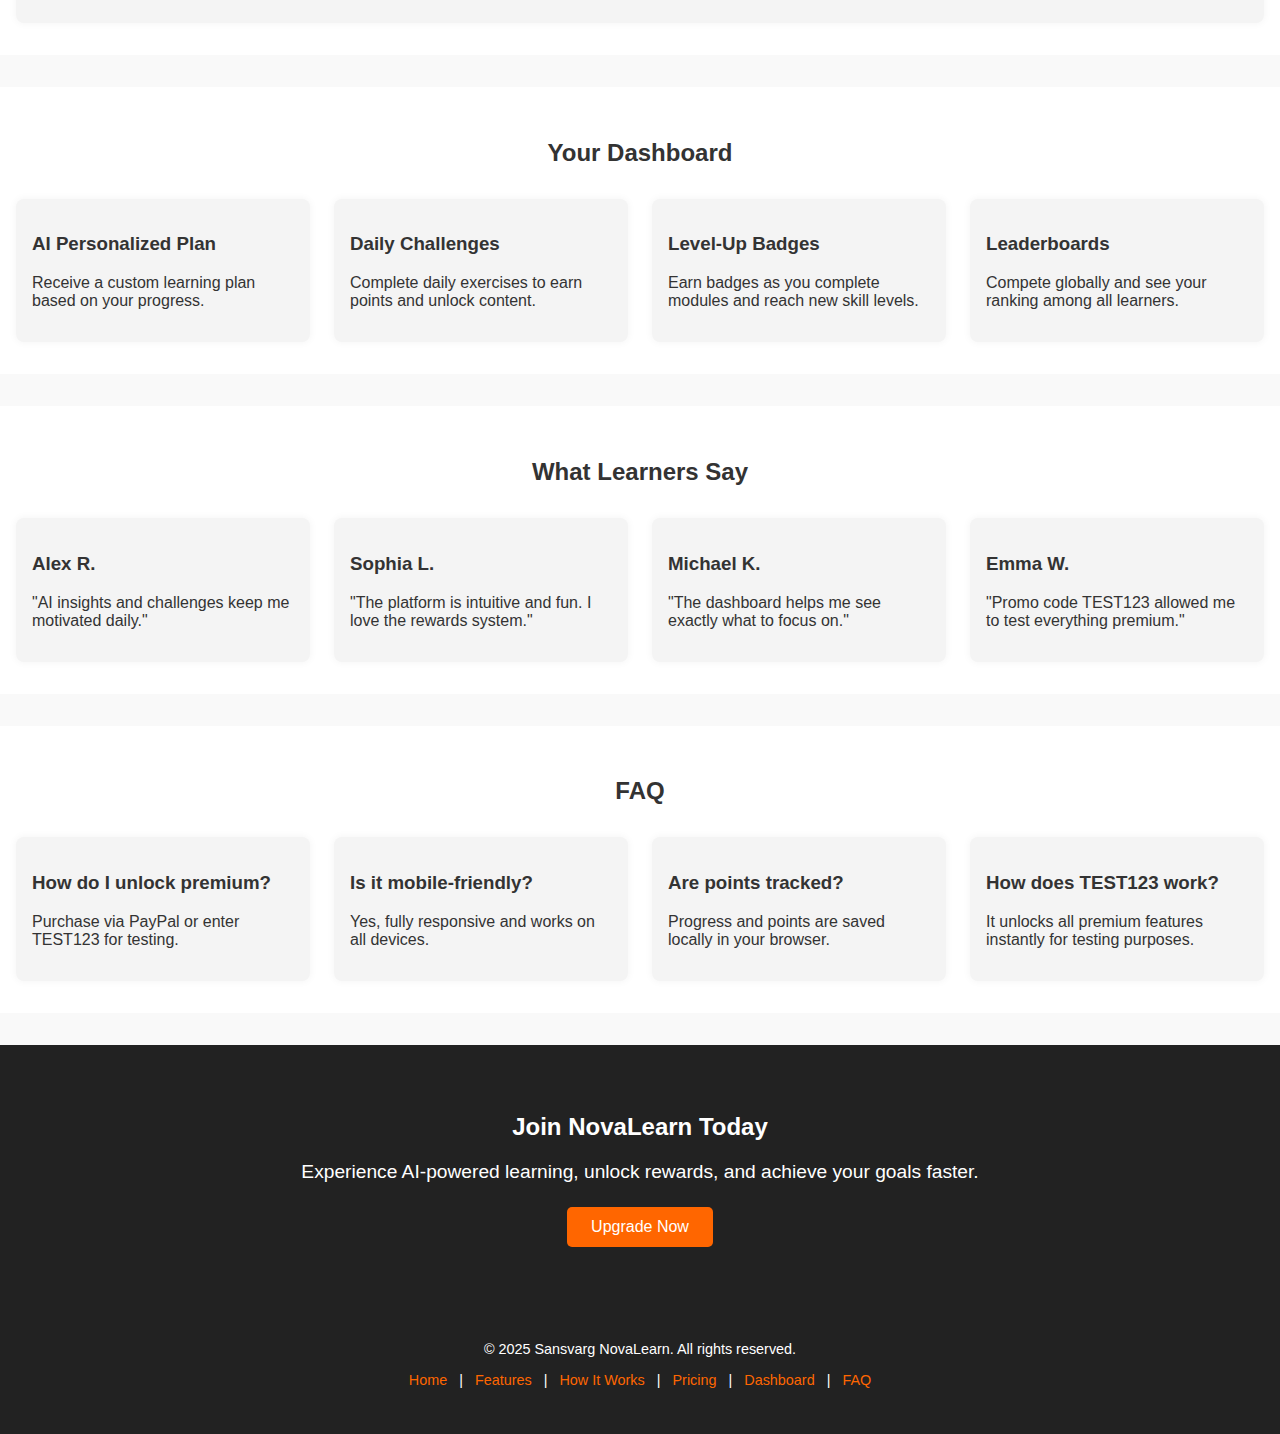
<file: Sansvarg_NovaLearn.html>
<!DOCTYPE html>
<html lang="en">
<head>
<meta charset="UTF-8">
<meta name="viewport" content="width=device-width, initial-scale=1.0">
<title>Sansvarg NovaLearn Mega Platform</title>
<style>
/* ====== Basic CSS for mega file ====== */
body {margin:0;font-family:Arial,sans-serif;color:#333;background:#f9f9f9;}
.container{width:90%;max-width:1200px;margin:auto;}
.navbar{display:flex;justify-content:space-between;align-items:center;padding:1rem;background:#111;color:#fff;}
.nav-links a{color:#fff;text-decoration:none;margin-left:1rem;}
.nav-links a:hover{text-decoration:underline;}
.hero{padding:3rem 1rem;text-align:center;background:#222;color:#fff;}
.hero h1{font-size:2.5rem;margin-bottom:1rem;}
.hero p{font-size:1.2rem;margin-bottom:1.5rem;}
.btn{padding:0.7rem 1.5rem;font-size:1rem;background:#ff6600;color:#fff;border:none;cursor:pointer;border-radius:5px;}
.btn:hover{background:#e65500;}
.features{padding:2rem 1rem;background:#fff;margin-bottom:2rem;}
.features h2{text-align:center;margin-bottom:2rem;}
.features-grid{display:grid;grid-template-columns:repeat(auto-fit,minmax(250px,1fr));gap:1.5rem;}
.feature-card{padding:1rem;background:#f4f4f4;border-radius:8px;box-shadow:0 0 8px rgba(0,0,0,0.05);}
input,textarea{width:100%;padding:0.5rem;margin:0.5rem 0;border-radius:5px;border:1px solid #ccc;}
footer{padding:2rem;text-align:center;background:#222;color:#fff;font-size:0.9rem;}
footer a{color:#ff6600;text-decoration:none;margin:0 0.5rem;}
footer a:hover{text-decoration:underline;}
#human-verify{padding:2rem;background:#fffae6;text-align:center;border:2px dashed #ff6600;margin:2rem;}
</style>
<script src="https://www.paypal.com/sdk/js?client-id=BAAkG-FXxYga_FNSogVneiRPidsy1Xyx_5-isM0kwA7ygPTSXyYH3HxxQ9H0RcW_JLdAV25pUyDiR0F4Bw&components=hosted-buttons&disable-funding=venmo&currency=USD"></script>
</head>
<body>

<!-- NAVBAR -->
<nav class="navbar">
  <div class="container">
    <span class="brand">Sansvarg NovaLearn</span>
    <div class="nav-links">
      <a href="#home">Home</a>
      <a href="#features">Features</a>
      <a href="#how-it-works">How It Works</a>
      <a href="#pricing">Pricing</a>
      <a href="#dashboard">Dashboard</a>
      <a href="#contact">Contact</a>
    </div>
  </div>
</nav>

<!-- HERO -->
<section class="hero" id="home">
  <h1>Learn. Compete. Level Up.</h1>
  <p>AI-powered gamified learning platform that makes mastering skills fun and rewarding.</p>
  <button class="btn" onclick="document.getElementById('pricing').scrollIntoView({behavior:'smooth'});">Upgrade Now</button>
</section>

<!-- FEATURES -->
<section class="features" id="features">
  <h2>Why Choose NovaLearn?</h2>
  <div class="features-grid">
    <div class="feature-card"><h3>Gamified Learning</h3><p>Complete challenges and earn points while progressing through AI-guided modules.</p></div>
    <div class="feature-card"><h3>Personal AI Insights</h3><p>Track your performance with smart analytics and personalized suggestions.</p></div>
    <div class="feature-card"><h3>Flexible Access</h3><p>Subscribe monthly or use promo codes to unlock premium features for testing.</p></div>
    <div class="feature-card"><h3>Multi-Device Friendly</h3><p>Access NovaLearn seamlessly on desktop, tablet, or mobile without losing progress.</p></div>
    <div class="feature-card"><h3>Community Challenges</h3><p>Join weekly contests and compete with learners worldwide to level up faster.</p></div>
    <div class="feature-card"><h3>Track Progress</h3><p>Visual dashboards show your improvement and areas to focus on for maximum efficiency.</p></div>
  </div>
</section>

<!-- HOW IT WORKS -->
<section class="features" id="how-it-works">
  <h2>How It Works</h2>
  <div class="features-grid">
    <div class="feature-card"><h3>Step 1: Sign Up</h3><p>Create your free account and explore available AI modules.</p></div>
    <div class="feature-card"><h3>Step 2: Upgrade</h3><p>Purchase monthly premium access via PayPal or use promo code TEST123 to unlock features.</p></div>
    <div class="feature-card"><h3>Step 3: Learn & Earn</h3><p>Complete exercises, challenges, and daily tasks to earn points and rewards.</p></div>
    <div class="feature-card"><h3>Step 4: Level Up</h3><p>Reach new skill levels, track improvement, and unlock new AI-guided learning paths.</p></div>
  </div>
</section>

<!-- PRICING -->
<section class="features" id="pricing">
  <h2>Premium Access</h2>
  <div class="feature-card">
    <h3>Monthly Premium</h3>
    <p>$19 per month (select quantity for multiple months)</p>
    <label>Select months:</label>
    <input type="number" id="months" min="1" value="1">
    <label>Promo Code:</label>
    <input type="text" id="promo" placeholder="Enter code">
    <p id="promo-msg" style="color:green;font-weight:bold;"></p>
    <div id="paypal-container"></div>
    <p>Use promo code <strong>TEST123</strong> to unlock all features for free.</p>
  </div>
</section>

<!-- HUMAN VERIFY -->
<section id="human-verify" style="display:none;">
  <h2>Verify You Are Human</h2>
  <p>Solve the challenge to unlock your premium rewards.</p>
  <p id="challenge-text"></p>
  <input type="text" id="challenge-answer" placeholder="Type your answer"/>
  <button id="verifyBtn" class="btn">Verify</button>
  <p id="verify-msg" style="color:red;"></p>
</section>

<!-- DASHBOARD PREVIEW -->
<section class="features" id="dashboard">
  <h2>Your Dashboard</h2>
  <div class="features-grid">
    <div class="feature-card"><h3>AI Personalized Plan</h3><p>Receive a custom learning plan based on your progress.</p></div>
    <div class="feature-card"><h3>Daily Challenges</h3><p>Complete daily exercises to earn points and unlock content.</p></div>
    <div class="feature-card"><h3>Level-Up Badges</h3><p>Earn badges as you complete modules and reach new skill levels.</p></div>
    <div class="feature-card"><h3>Leaderboards</h3><p>Compete globally and see your ranking among all learners.</p></div>
  </div>
</section>

<!-- TESTIMONIALS -->
<section class="features" id="testimonials">
  <h2>What Learners Say</h2>
  <div class="features-grid">
    <div class="feature-card"><h3>Alex R.</h3><p>"AI insights and challenges keep me motivated daily."</p></div>
    <div class="feature-card"><h3>Sophia L.</h3><p>"The platform is intuitive and fun. I love the rewards system."</p></div>
    <div class="feature-card"><h3>Michael K.</h3><p>"The dashboard helps me see exactly what to focus on."</p></div>
    <div class="feature-card"><h3>Emma W.</h3><p>"Promo code TEST123 allowed me to test everything premium."</p></div>
  </div>
</section>

<!-- FAQ -->
<section class="features" id="faq">
  <h2>FAQ</h2>
  <div class="features-grid">
    <div class="feature-card"><h3>How do I unlock premium?</h3><p>Purchase via PayPal or enter TEST123 for testing.</p></div>
    <div class="feature-card"><h3>Is it mobile-friendly?</h3><p>Yes, fully responsive and works on all devices.</p></div>
    <div class="feature-card"><h3>Are points tracked?</h3><p>Progress and points are saved locally in your browser.</p></div>
    <div class="feature-card"><h3>How does TEST123 work?</h3><p>It unlocks all premium features instantly for testing purposes.</p></div>
  </div>
</section>

<!-- CTA -->
<section class="hero">
  <h2>Join NovaLearn Today</h2>
  <p>Experience AI-powered learning, unlock rewards, and achieve your goals faster.</p>
  <button class="btn" onclick="document.getElementById('pricing').scrollIntoView({behavior:'smooth'});">Upgrade Now</button>
</section>

<!-- FOOTER -->
<footer>
  <p>© 2025 Sansvarg NovaLearn. All rights reserved.</p>
  <p>
    <a href="#home">Home</a> | 
    <a href="#features">Features</a> | 
    <a href="#how-it-works">How It Works</a> | 
    <a href="#pricing">Pricing</a> | 
    <a href="#dashboard">Dashboard</a> | 
    <a href="#faq">FAQ</a>
  </p>
</footer>

<script>
/* ===== PAYPAL + PROMO LOGIC ===== */
const promoInput=document.getElementById('promo');
const promoMsg=document.getElementById('promo-msg');
const monthsInput=document.getElementById('months');

function applyPromo(){
    if(promoInput.value.toUpperCase()==='TEST123'){
        promoMsg.textContent='Promo code applied! All months are free.';
        return true;
    } else {promoMsg.textContent=''; return false;}
}

promoInput.addEventListener('input',applyPromo);

paypal.HostedButtons({
    hostedButtonId:"PE44VKVGLWKFA",
    onClick:function(data,actions){
        if(applyPromo()){
            alert('Promo code applied! Unlocking rewards...');
            showHumanVerify();
            return actions.reject();
        }
    },
    onApprove:function(data,actions){
        showHumanVerify();
    }
}).render('#paypal-container');

/* ===== HUMAN VERIFY ===== */
function showHumanVerify(){
    document.getElementById('human-verify').style.display='block';
    generateChallenge();
}

let correctAnswer=0;
function generateChallenge(){
    const a=Math.floor(Math.random()*10)+1;
    const b=Math.floor(Math.random()*10)+1;
    correctAnswer=a+b;
    document.getElementById('challenge-text').innerText=`What is ${a} + ${b}?`;
}

document.getElementById('verifyBtn').addEventListener('click',()=>{
    const userAnswer=parseInt(document.getElementById('challenge-answer').value);
    if(userAnswer===correctAnswer){
        alert('Verification passed! Unlocking dashboard...');
        window.location.href='#dashboard';
    } else {
        document.getElementById('verify-msg').innerText="Incorrect answer, try again!";
        generateChallenge();
    }
});
</script>

</body>
</html>
</file>
<file: style.css>
/* ================= GLOBAL STYLES ================= */
* {
    margin: 0;
    padding: 0;
    box-sizing: border-box;
    font-family: 'Poppins', sans-serif;
}

body {
    background: #f0f4f8;
    color: #111;
    line-height: 1.6;
}

a {
    text-decoration: none;
    color: inherit;
}

.container {
    width: 90%;
    max-width: 1200px;
    margin: auto;
}

/* ================= NAVBAR ================= */
.navbar {
    background: #111d5e;
    color: #fff;
    padding: 15px 20px;
    display: flex;
    justify-content: space-between;
    align-items: center;
    position: fixed;
    width: 100%;
    top: 0;
    z-index: 1000;
    box-shadow: 0 4px 10px rgba(0,0,0,0.2);
}

.navbar .brand {
    font-size: 22px;
    font-weight: bold;
}

.navbar .nav-links a {
    color: #fff;
    margin-left: 20px;
    font-weight: 500;
    font-size: 16px;
    transition: 0.3s;
}

.navbar .nav-links a:hover {
    color: #ffdd59;
}

/* ================= HERO SECTION ================= */
.hero {
    text-align: center;
    padding: 180px 20px 80px 20px;
    background: linear-gradient(to right, #111d5e, #1b2a6d);
    color: #fff;
}

.hero h1 {
    font-size: 48px;
    margin-bottom: 20px;
}

.hero p {
    font-size: 20px;
    margin-bottom: 30px;
}

.hero .btn {
    font-size: 18px;
    padding: 15px 30px;
    border-radius: 10px;
    border: none;
    background: #ffdd59;
    color: #111d5e;
    cursor: pointer;
    transition: 0.3s;
}

.hero .btn:hover {
    background: #f9c846;
}

/* ================= ABOUT / FEATURES ================= */
.features {
    padding: 80px 20px;
    text-align: center;
}

.features h2 {
    font-size: 36px;
    margin-bottom: 40px;
}

.features-grid {
    display: grid;
    grid-template-columns: repeat(auto-fit, minmax(250px, 1fr));
    gap: 30px;
}

.feature-card {
    background: #fff;
    padding: 30px;
    border-radius: 12px;
    box-shadow: 0 5px 20px rgba(0,0,0,0.1);
    transition: 0.3s;
}

.feature-card:hover {
    transform: translateY(-5px);
}

.feature-card h3 {
    font-size: 22px;
    margin-bottom: 15px;
}

.feature-card p {
    font-size: 16px;
}

/* ================= PRICING CARD ================= */
.pricing-card {
    max-width: 400px;
    margin: 40px auto;
    padding: 40px;
    background: #fff;
    border-radius: 12px;
    box-shadow: 0 5px 20px rgba(0,0,0,0.1);
    text-align: center;
    transition: 0.3s;
}

.pricing-card h2 {
    font-size: 32px;
    margin-bottom: 10px;
}

.pricing-card p {
    font-size: 18px;
    margin-bottom: 20px;
}

.pricing-card input {
    padding: 12px;
    width: 80%;
    margin-bottom: 15px;
    font-size: 16px;
    border-radius: 6px;
    border: 1px solid #ccc;
}

.pricing-card .btn {
    font-size: 18px;
    padding: 12px 25px;
    border-radius: 8px;
    background: #ffdd59;
    border: none;
    cursor: pointer;
    transition: 0.3s;
}

.pricing-card .btn:hover {
    background: #f9c846;
}

/* ================= DASHBOARD ================= */
.dashboard-banner {
    background: #111d5e;
    color: #fff;
    text-align: center;
    padding: 50px 20px;
}

.dashboard-banner h1 {
    font-size: 36px;
    margin-bottom: 10px;
}

.dashboard-banner p {
    font-size: 20px;
}

.dashboard-grid {
    display: grid;
    grid-template-columns: repeat(auto-fit, minmax(250px, 1fr));
    gap: 20px;
    padding: 50px 20px;
}

.reward-card {
    background: #fff;
    padding: 20px;
    border-radius: 12px;
    box-shadow: 0 4px 15px rgba(0,0,0,0.1);
    text-align: center;
    transition: 0.3s;
}

.reward-card:hover {
    transform: translateY(-5px);
}

.reward-card h3 {
    font-size: 20px;
    margin-bottom: 10px;
}

.reward-card p {
    font-size: 16px;
}

/* ================= FOOTER ================= */
footer {
    background: #111d5e;
    color: #fff;
    padding: 40px 20px;
    text-align: center;
}

footer a {
    color: #ffdd59;
    text-decoration: none;
    margin: 0 10px;
}

/* ================= RESPONSIVE ================= */
@media (max-width: 768px) {
    .hero h1 { font-size: 36px; }
    .hero p { font-size: 18px; }
    .navbar .nav-links a { font-size: 14px; margin-left: 15px; }
    .pricing-card { padding: 30px; }
    .features h2 { font-size: 28px; }
}

@media (max-width: 480px) {
    .hero h1 { font-size: 28px; }
    .hero p { font-size: 16px; }
    .pricing-card input { width: 100%; }
    .features-grid { grid-template-columns: 1fr; }
    .dashboard-grid { grid-template-columns: 1fr; }
}
</file>
